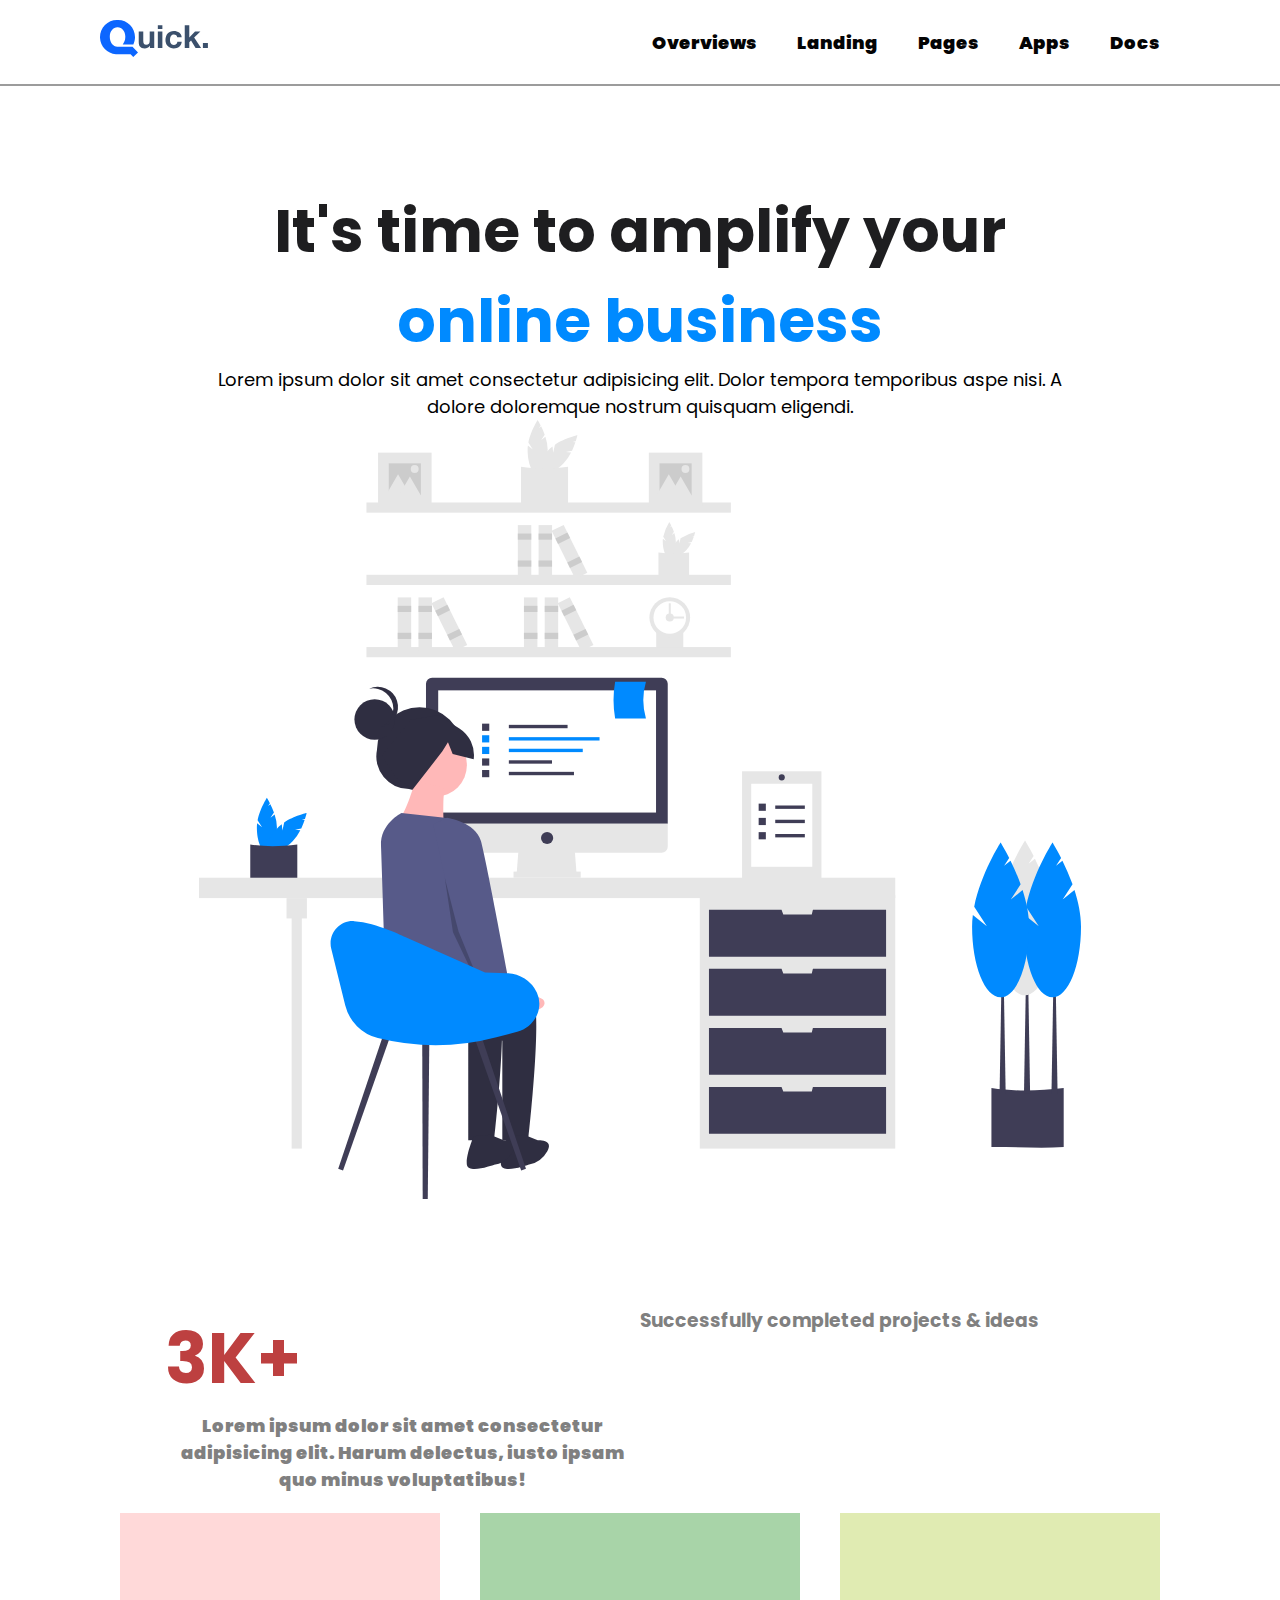
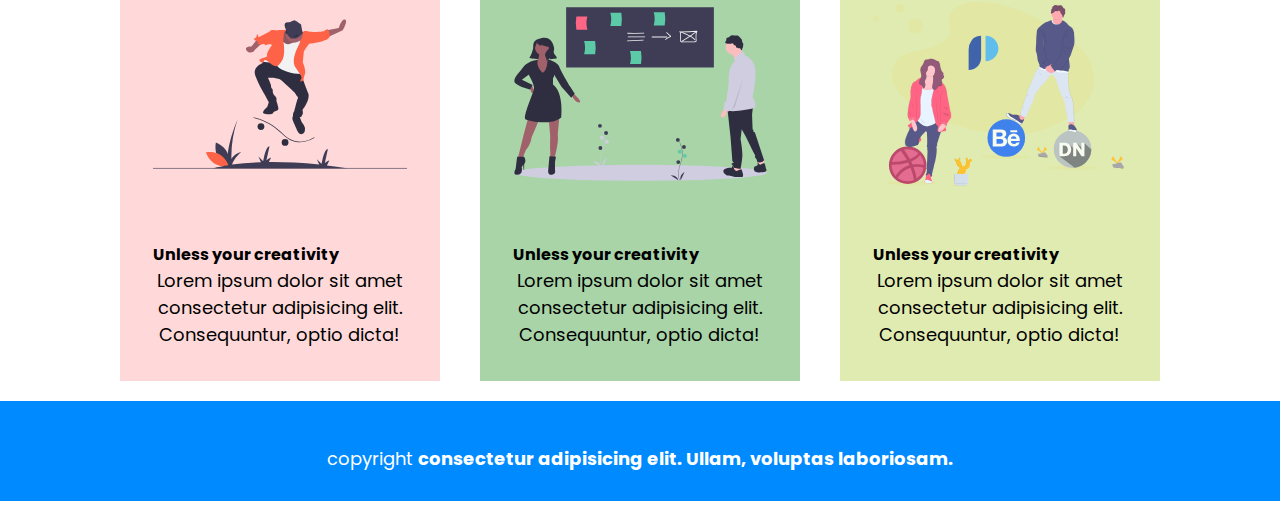
<file: index.html>
<!DOCTYPE html>
<html lang="en">

<head>
    <meta charset="UTF-8">
    <meta http-equiv="X-UA-Compatible" content="IE=edge">
    <meta name="viewport" content="width=device-width, initial-scale=1.0">
    <title>Quick Project</title>
    <link rel="icon" type="image/css" href="images/dark.svg">
    <link rel="stylesheet" href="style.css">
</head>

<body>


    <!-- header section start -->
    <header>
        <div class="container-full">
            <div class="logo">
                <a href="#">
                    <img src="images/dark.svg" alt="quick logos">
                </a>
            </div>
            <nav>
                <ul>
                    <li><a href="#">Overviews</a></li>
                    <li><a href="#">Landing</a></li>
                    <li><a href="#">Pages</a></li>
                    <li><a href="#">Apps</a></li>
                    <li><a href="#">Docs</a></li>
                </ul>
            </nav>


        </div>
    </header>


    <!-- header section end -->

    <!-- Hero Banner section start -->
    <section class="hero-banner">
        <div class="container">
            <h1>It's time to amplify your <span>online business</span></h1>
            <p>Lorem ipsum dolor sit amet consectetur adipisicing elit. Dolor tempora temporibus aspe
                nisi. A dolore doloremque nostrum quisquam eligendi.</p>

            <img src="images/illustration-1.svg" alt="hero banner image">

        </div>

    </section>

    <!-- Hero Banner section end -->

    <!-- Feature section Start -->
    <section class="feature-section">
        <div class="container">
            <div class="column-1-2">
                <h2>3K+</h2>
                <p>Lorem ipsum dolor sit amet consectetur adipisicing elit. Harum delectus, iusto ipsam quo minus
                    voluptatibus!</p>
            </div>
            <div class="column-1-2">
                <h3>Successfully completed projects & ideas</h3>
            </div>
        </div>
    </section>


    <!-- Feature section end -->

    <!-- Services section start -->

    <section class="service-section">
        <div class="container-full">

            <div class="column-1-3">
                <div class="service-1">
                    <img src="images/illustration-5.svg" alt="service image">
                    <h4>Unless your creativity</h4>
                    <p>Lorem ipsum dolor sit amet consectetur adipisicing elit. Consequuntur, optio dicta!</p>
                </div>
            </div>

            <div class="column-1-3">
                <div class="service-2">
                    <img src="images/illustration-6.svg" alt="service image">
                    <h4>Unless your creativity</h4>
                    <p>Lorem ipsum dolor sit amet consectetur adipisicing elit. Consequuntur, optio dicta!</p>
                </div>
            </div>

            <div class="column-1-3">
                <div class="service-3">
                    <img src="images/illustration-7.svg" alt="service image">
                    <h4>Unless your creativity</h4>
                    <p>Lorem ipsum dolor sit amet consectetur adipisicing elit. Consequuntur, optio dicta!</p>
                </div>
            </div>


        </div>
    </section>
    <!-- Services section end -->

    <!-- Footer section start -->
    <footer>
        <div class="container">
            <p>copyright <strong>  consectetur adipisicing elit. Ullam, voluptas laboriosam.
            </p>


        </div>
    </footer>
    <!-- Footer section start -->




</body>

</html>
</file>
<file: style.css>
@import url('https://fonts.googleapis.com/css2?family=Inter&family=Open+Sans:ital,wght@0,400;0,500;0,600;0,700;0,800;1,300;1,800&family=Poppins:ital,wght@0,500;1,400&display=swap');
* {
    margin: 0;
    padding: 0;
    box-sizing: border-box;
}

    
    
body {
    font-family: 'Inter', sans-serif;
font-family: 'Open Sans', sans-serif;
font-family: 'Poppins', sans-serif;
}

img {
    max-width: 100%;
}

header {
    padding: 20px 0;
    border-bottom: 2px solid #808080c7;
}

.container-full {
    padding: 0 100px;
    display: flex;
    align-items: center;
}

.logo {flex-basis: 20%;}

.logo a {}

.logo a img {}

nav {
    flex-basis: 80%;
}

nav ul {
    list-style: none;
    display: flex;
    justify-content: flex-end;
}

nav ul li {}

nav ul li a {
    color: rgb(4, 4, 4);
    text-decoration: none;
    font-size: 18px;
    padding: 10px 20px;
    font-weight: 900;
}


nav ul li a:hover {
    color:#008aff
}

/* hero banner start */

.hero-banner {
    padding: 100px;
    text-align: center;
}

.container {
    max-width: 950px;
    /* height: 77px; */
    margin: auto;
    /* display: flex; */
}

h1 {
    font-size: 60px;
    color: #1e1e20;
    max-width: 750px;
    margin: auto;
    text-align: center;
}

h1 span {
    display: block;
    color: #008aff;
}

p {
    margin: auto;
    font-size: 18px;
    max-width: 850px;
    text-align: center;
}

.hero-banner img {}



/* Feature section */

.feature-section {}
.feature-section .container{
    display: flex;
}


.column-1-2 {
    flex-basis: 50%;
    color: gray;
    font-weight: 900;
}

h2 {}
h2{font-size: 70px;color: rgb(189, 64, 64);}
.text-right{}


/* Service-section */
.service-section{} 
.column-1-3{
    flex-basis: 33.33%;
    padding: 20px;
}
.column-1-3 div{
    padding: 3;
    padding: 100px 48px;
    padding: 33px;
}
.service-1{
    background: #ff000026;
}
.service-2{
    background: #00800057;
}
.service-3{
    background: #aecb3963;
}
h4{}


.service-section img{
    height: 296px;
    display: block;
    margin: auto;
}

footer{
    margin: 0;
    background: #008aff;
    align-items: center;
    height: 100px;
    /* margin: auto; */
    /* width: inherit; */
}
 footer p{
    margin: auto;
    color: white;
    padding: 44px;
}
 footer p a{}
</file>
